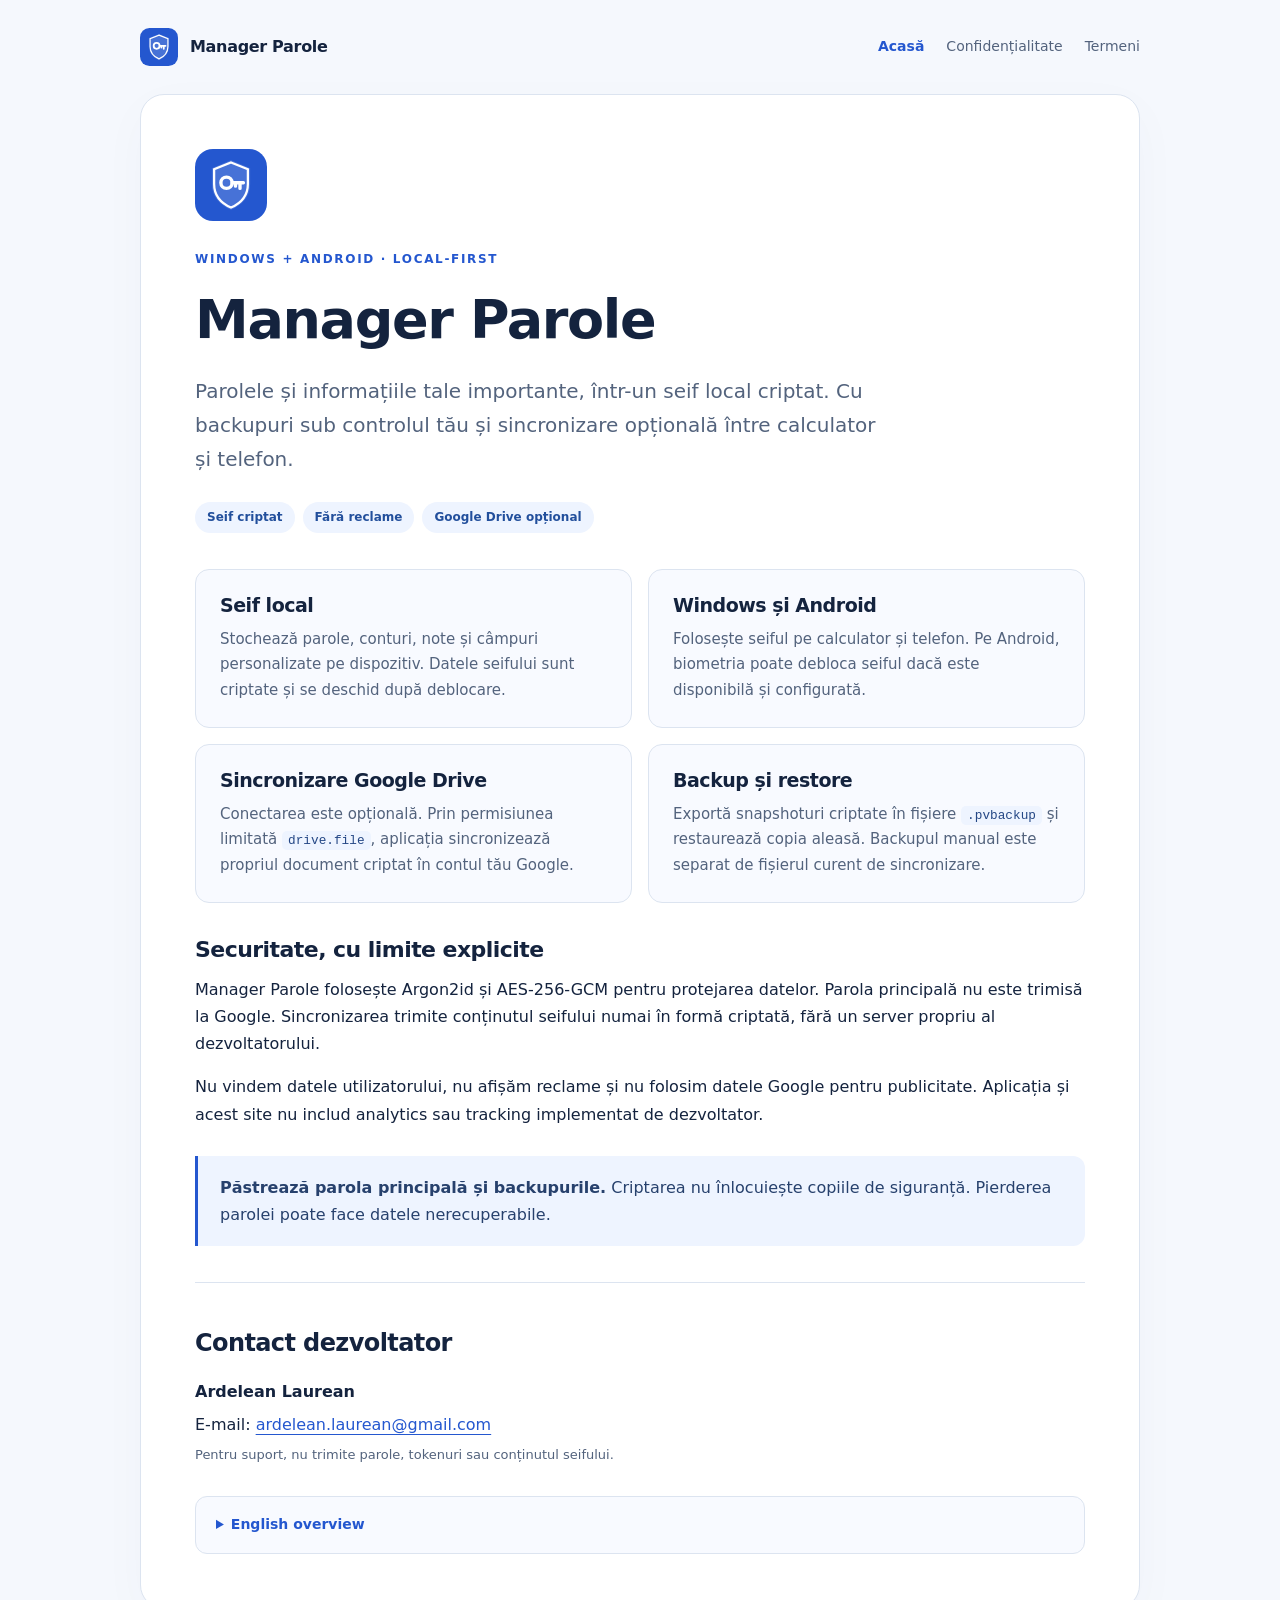
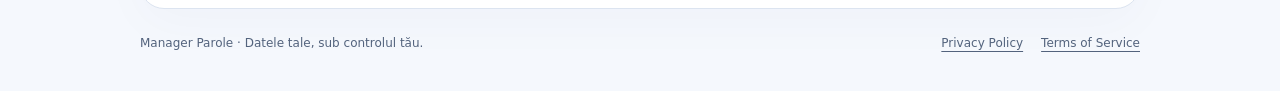
<file: index.html>
<!doctype html>
<html lang="ro">
<head>
  <meta charset="utf-8">
  <meta name="viewport" content="width=device-width, initial-scale=1">
  <meta name="description" content="Manager Parole pentru Windows și Android: seif local criptat, backup și sincronizare opțională cu Google Drive.">
  <meta name="referrer" content="no-referrer">
  <title>Manager Parole</title>
  <link rel="icon" href="favicon.svg" type="image/svg+xml">
  <link rel="stylesheet" href="styles.css">
</head>
<body>
  <a class="skip" href="#continut">Sari la conținut</a>
  <div class="shell">
    <header class="header">
      <a class="brand" href="index.html"><img src="favicon.svg" alt="" width="38" height="38">Manager Parole</a>
      <nav aria-label="Navigare principală"><a href="index.html" aria-current="page">Acasă</a><a href="privacy.html">Confidențialitate</a><a href="terms.html">Termeni</a></nav>
    </header>
    <main id="continut" class="page" tabindex="-1">
      <img class="hero-icon" src="favicon.svg" alt="Scut cu cheie" width="72" height="72">
      <p class="eyebrow">Windows + Android · Local-first</p>
      <h1>Manager Parole</h1>
      <p class="intro">Parolele și informațiile tale importante, într-un seif local criptat. Cu backupuri sub controlul tău și sincronizare opțională între calculator și telefon.</p>
      <div class="badges" aria-label="Caracteristici"><span class="badge">Seif criptat</span><span class="badge">Fără reclame</span><span class="badge">Google Drive opțional</span></div>
      <div class="features">
        <section class="feature"><h2>Seif local</h2><p>Stochează parole, conturi, note și câmpuri personalizate pe dispozitiv. Datele seifului sunt criptate și se deschid după deblocare.</p></section>
        <section class="feature"><h2>Windows și Android</h2><p>Folosește seiful pe calculator și telefon. Pe Android, biometria poate debloca seiful dacă este disponibilă și configurată.</p></section>
        <section class="feature"><h2>Sincronizare Google Drive</h2><p>Conectarea este opțională. Prin permisiunea limitată <code>drive.file</code>, aplicația sincronizează propriul document criptat în contul tău Google.</p></section>
        <section class="feature"><h2>Backup și restore</h2><p>Exportă snapshoturi criptate în fișiere <code>.pvbackup</code> și restaurează copia aleasă. Backupul manual este separat de fișierul curent de sincronizare.</p></section>
      </div>
      <section class="section"><h2>Securitate, cu limite explicite</h2><p>Manager Parole folosește Argon2id și AES-256-GCM pentru protejarea datelor. Parola principală nu este trimisă la Google. Sincronizarea trimite conținutul seifului numai în formă criptată, fără un server propriu al dezvoltatorului.</p><p>Nu vindem datele utilizatorului, nu afișăm reclame și nu folosim datele Google pentru publicitate. Aplicația și acest site nu includ analytics sau tracking implementat de dezvoltator.</p></section>
      <aside class="notice"><p><strong>Păstrează parola principală și backupurile.</strong> Criptarea nu înlocuiește copiile de siguranță. Pierderea parolei poate face datele nerecuperabile.</p></aside>
      <section class="contact" id="contact"><h2>Contact dezvoltator</h2><p><strong>Ardelean Laurean</strong></p><p>E-mail: <a href="mailto:ardelean.laurean@gmail.com">ardelean.laurean@gmail.com</a></p><p class="small">Pentru suport, nu trimite parole, tokenuri sau conținutul seifului.</p></section>
      <details lang="en"><summary>English overview</summary><p>Manager Parole is a local-first password manager for Windows and Android. Vault data is encrypted. Optional Google Drive synchronization uses the limited <code>drive.file</code> scope and stores encrypted vault content only. The master password is not sent to Google. The app has no developer-operated data server, ads or built-in analytics. Encrypted backups remain under the user's control.</p></details>
    </main>
    <footer class="footer"><span>Manager Parole · Datele tale, sub controlul tău.</span><div class="footer-links"><a href="privacy.html">Privacy Policy</a><a href="terms.html">Terms of Service</a></div></footer>
  </div>
</body>
</html>
</file>
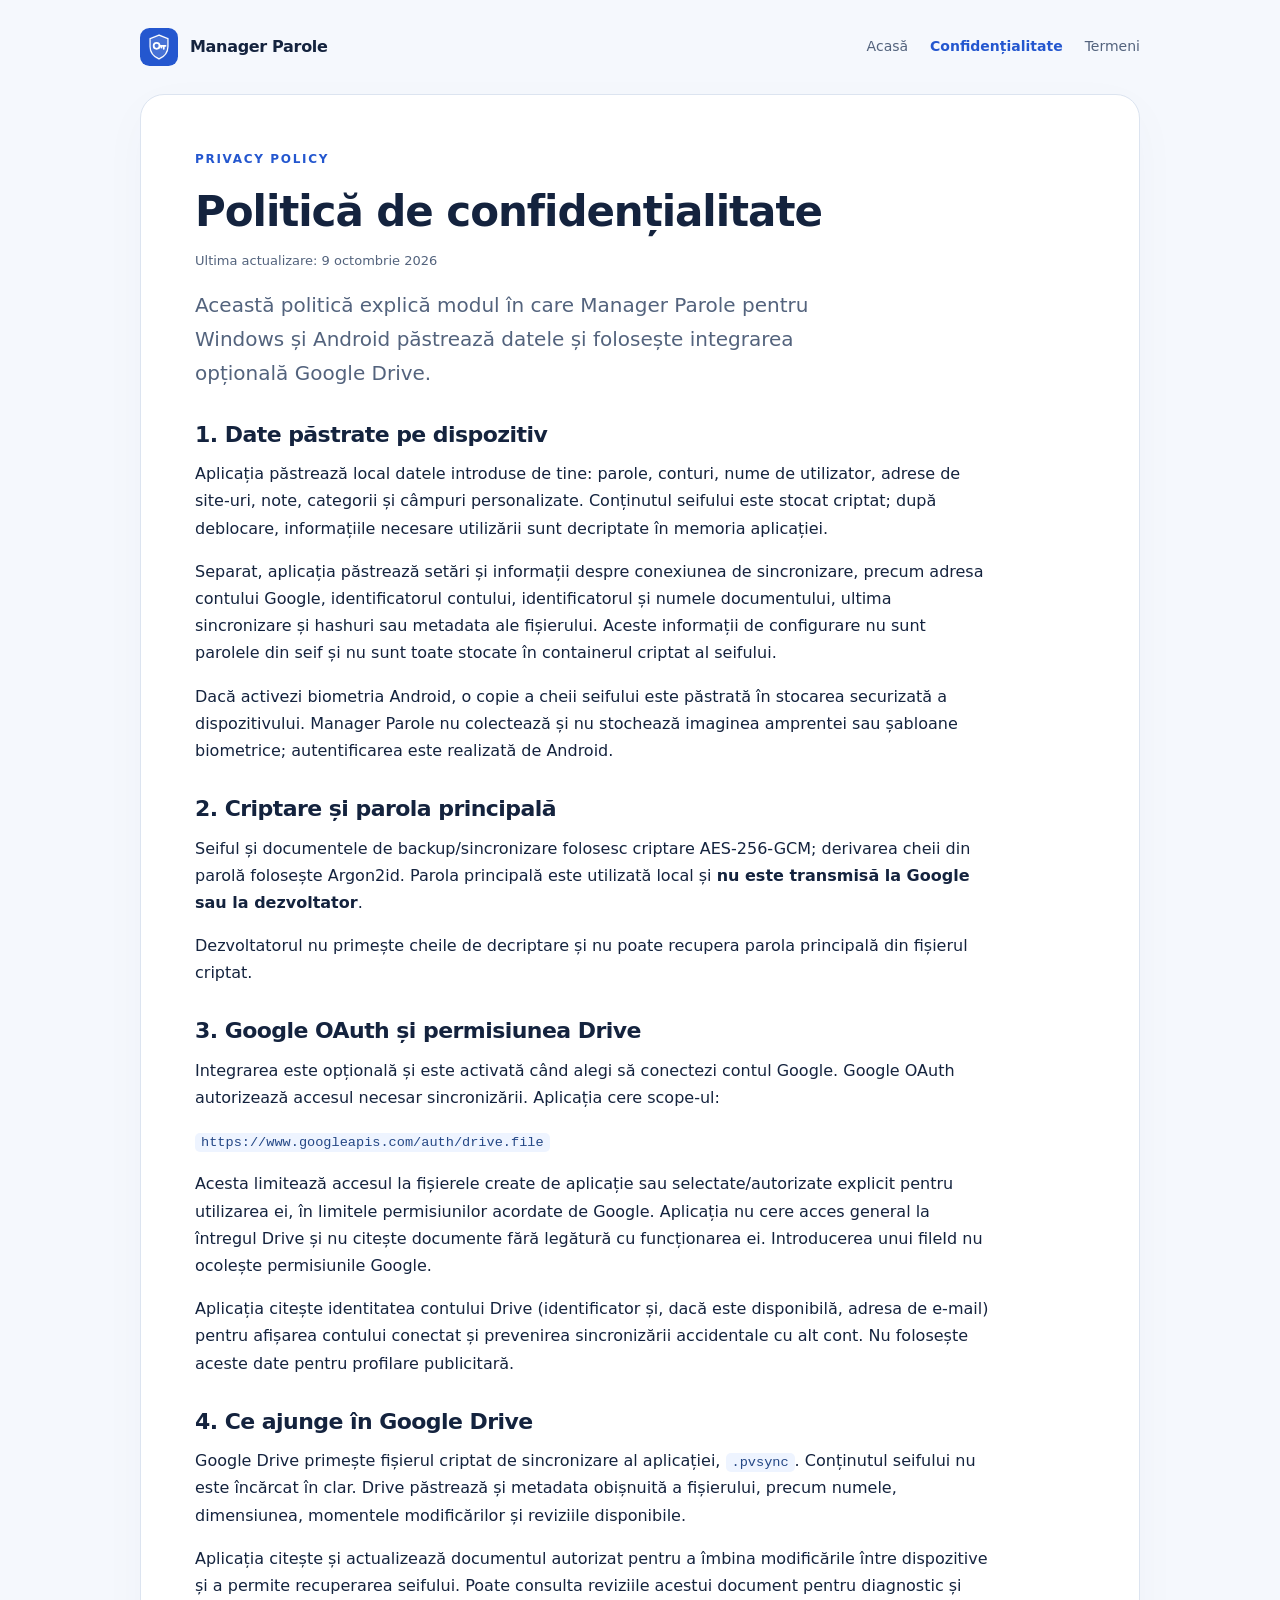
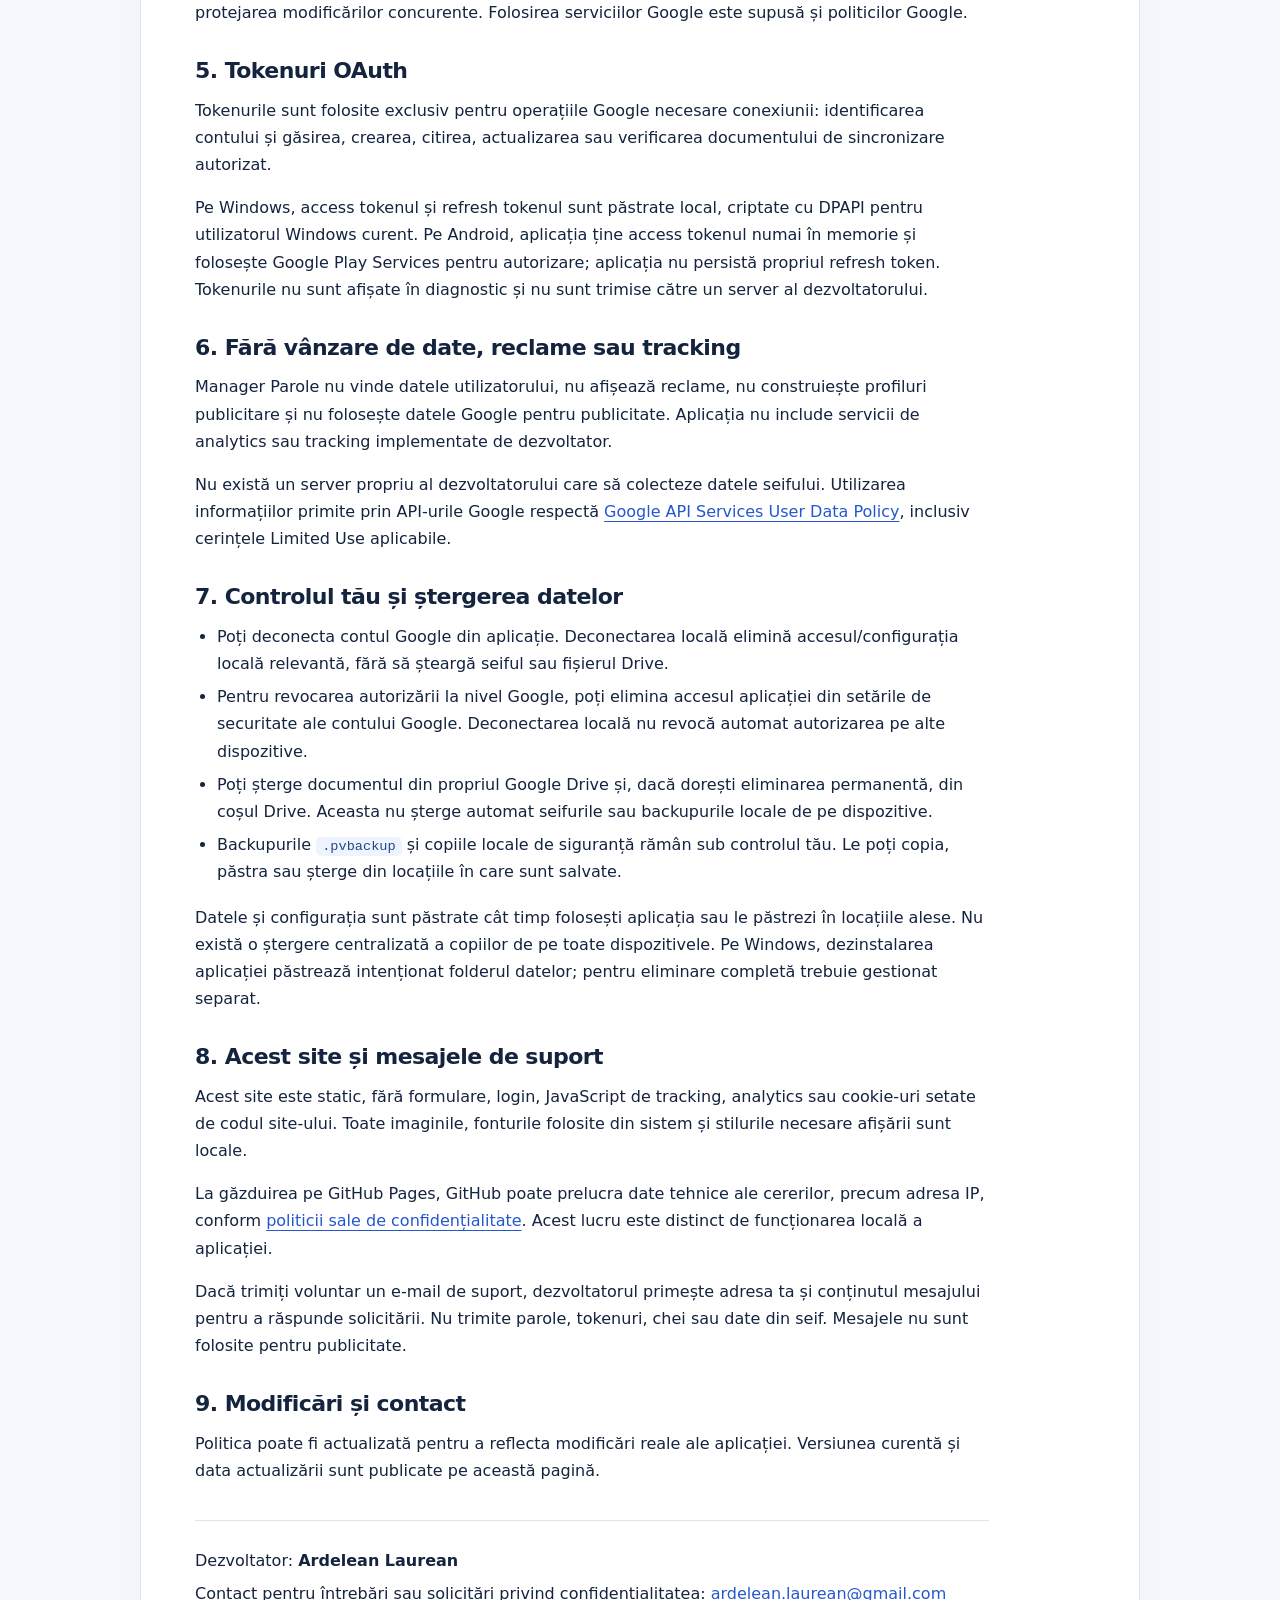
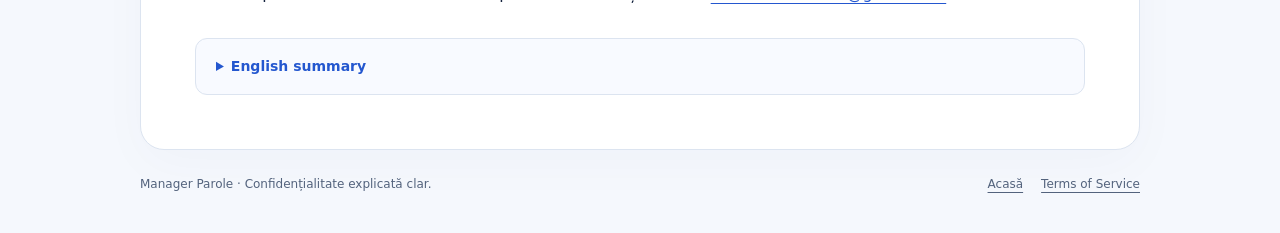
<file: privacy.html>
<!doctype html>
<html lang="ro">
<head>
  <meta charset="utf-8">
  <meta name="viewport" content="width=device-width, initial-scale=1">
  <meta name="description" content="Cum păstrează Manager Parole datele locale și cum folosește Google OAuth și Google Drive pentru sincronizarea criptată.">
  <meta name="referrer" content="no-referrer">
  <title>Politică de confidențialitate — Manager Parole</title>
  <link rel="icon" href="favicon.svg" type="image/svg+xml">
  <link rel="stylesheet" href="styles.css">
</head>
<body>
  <a class="skip" href="#continut">Sari la conținut</a>
  <div class="shell">
    <header class="header"><a class="brand" href="index.html"><img src="favicon.svg" alt="" width="38" height="38">Manager Parole</a><nav aria-label="Navigare principală"><a href="index.html">Acasă</a><a href="privacy.html" aria-current="page">Confidențialitate</a><a href="terms.html">Termeni</a></nav></header>
    <main id="continut" class="page legal" tabindex="-1">
      <p class="eyebrow">Privacy Policy</p><h1>Politică de confidențialitate</h1>
      <p class="updated">Ultima actualizare: <time datetime="2026-10-09">9 octombrie 2026</time></p>
      <p class="intro">Această politică explică modul în care Manager Parole pentru Windows și Android păstrează datele și folosește integrarea opțională Google Drive.</p>
      <section><h2>1. Date păstrate pe dispozitiv</h2><p>Aplicația păstrează local datele introduse de tine: parole, conturi, nume de utilizator, adrese de site-uri, note, categorii și câmpuri personalizate. Conținutul seifului este stocat criptat; după deblocare, informațiile necesare utilizării sunt decriptate în memoria aplicației.</p><p>Separat, aplicația păstrează setări și informații despre conexiunea de sincronizare, precum adresa contului Google, identificatorul contului, identificatorul și numele documentului, ultima sincronizare și hashuri sau metadata ale fișierului. Aceste informații de configurare nu sunt parolele din seif și nu sunt toate stocate în containerul criptat al seifului.</p><p>Dacă activezi biometria Android, o copie a cheii seifului este păstrată în stocarea securizată a dispozitivului. Manager Parole nu colectează și nu stochează imaginea amprentei sau șabloane biometrice; autentificarea este realizată de Android.</p></section>
      <section><h2>2. Criptare și parola principală</h2><p>Seiful și documentele de backup/sincronizare folosesc criptare AES-256-GCM; derivarea cheii din parolă folosește Argon2id. Parola principală este utilizată local și <strong>nu este transmisă la Google sau la dezvoltator</strong>.</p><p>Dezvoltatorul nu primește cheile de decriptare și nu poate recupera parola principală din fișierul criptat.</p></section>
      <section><h2>3. Google OAuth și permisiunea Drive</h2><p>Integrarea este opțională și este activată când alegi să conectezi contul Google. Google OAuth autorizează accesul necesar sincronizării. Aplicația cere scope-ul:</p><p><code>https://www.googleapis.com/auth/drive.file</code></p><p>Acesta limitează accesul la fișierele create de aplicație sau selectate/autorizate explicit pentru utilizarea ei, în limitele permisiunilor acordate de Google. Aplicația nu cere acces general la întregul Drive și nu citește documente fără legătură cu funcționarea ei. Introducerea unui fileId nu ocolește permisiunile Google.</p><p>Aplicația citește identitatea contului Drive (identificator și, dacă este disponibilă, adresa de e-mail) pentru afișarea contului conectat și prevenirea sincronizării accidentale cu alt cont. Nu folosește aceste date pentru profilare publicitară.</p></section>
      <section><h2>4. Ce ajunge în Google Drive</h2><p>Google Drive primește fișierul criptat de sincronizare al aplicației, <code>.pvsync</code>. Conținutul seifului nu este încărcat în clar. Drive păstrează și metadata obișnuită a fișierului, precum numele, dimensiunea, momentele modificărilor și reviziile disponibile.</p><p>Aplicația citește și actualizează documentul autorizat pentru a îmbina modificările între dispozitive și a permite recuperarea seifului. Poate consulta reviziile acestui document pentru diagnostic și protejarea modificărilor concurente. Folosirea serviciilor Google este supusă și politicilor Google.</p></section>
      <section><h2>5. Tokenuri OAuth</h2><p>Tokenurile sunt folosite exclusiv pentru operațiile Google necesare conexiunii: identificarea contului și găsirea, crearea, citirea, actualizarea sau verificarea documentului de sincronizare autorizat.</p><p>Pe Windows, access tokenul și refresh tokenul sunt păstrate local, criptate cu DPAPI pentru utilizatorul Windows curent. Pe Android, aplicația ține access tokenul numai în memorie și folosește Google Play Services pentru autorizare; aplicația nu persistă propriul refresh token. Tokenurile nu sunt afișate în diagnostic și nu sunt trimise către un server al dezvoltatorului.</p></section>
      <section><h2>6. Fără vânzare de date, reclame sau tracking</h2><p>Manager Parole nu vinde datele utilizatorului, nu afișează reclame, nu construiește profiluri publicitare și nu folosește datele Google pentru publicitate. Aplicația nu include servicii de analytics sau tracking implementate de dezvoltator.</p><p>Nu există un server propriu al dezvoltatorului care să colecteze datele seifului. Utilizarea informațiilor primite prin API-urile Google respectă <a href="https://developers.google.com/terms/api-services-user-data-policy">Google API Services User Data Policy</a>, inclusiv cerințele Limited Use aplicabile.</p></section>
      <section><h2>7. Controlul tău și ștergerea datelor</h2><ul><li>Poți deconecta contul Google din aplicație. Deconectarea locală elimină accesul/configurația locală relevantă, fără să șteargă seiful sau fișierul Drive.</li><li>Pentru revocarea autorizării la nivel Google, poți elimina accesul aplicației din setările de securitate ale contului Google. Deconectarea locală nu revocă automat autorizarea pe alte dispozitive.</li><li>Poți șterge documentul din propriul Google Drive și, dacă dorești eliminarea permanentă, din coșul Drive. Aceasta nu șterge automat seifurile sau backupurile locale de pe dispozitive.</li><li>Backupurile <code>.pvbackup</code> și copiile locale de siguranță rămân sub controlul tău. Le poți copia, păstra sau șterge din locațiile în care sunt salvate.</li></ul><p>Datele și configurația sunt păstrate cât timp folosești aplicația sau le păstrezi în locațiile alese. Nu există o ștergere centralizată a copiilor de pe toate dispozitivele. Pe Windows, dezinstalarea aplicației păstrează intenționat folderul datelor; pentru eliminare completă trebuie gestionat separat.</p></section>
      <section><h2>8. Acest site și mesajele de suport</h2><p>Acest site este static, fără formulare, login, JavaScript de tracking, analytics sau cookie-uri setate de codul site-ului. Toate imaginile, fonturile folosite din sistem și stilurile necesare afișării sunt locale.</p><p>La găzduirea pe GitHub Pages, GitHub poate prelucra date tehnice ale cererilor, precum adresa IP, conform <a href="https://docs.github.com/en/site-policy/privacy-policies/github-general-privacy-statement">politicii sale de confidențialitate</a>. Acest lucru este distinct de funcționarea locală a aplicației.</p><p>Dacă trimiți voluntar un e-mail de suport, dezvoltatorul primește adresa ta și conținutul mesajului pentru a răspunde solicitării. Nu trimite parole, tokenuri, chei sau date din seif. Mesajele nu sunt folosite pentru publicitate.</p></section>
      <section><h2>9. Modificări și contact</h2><p>Politica poate fi actualizată pentru a reflecta modificări reale ale aplicației. Versiunea curentă și data actualizării sunt publicate pe această pagină.</p><div class="contact"><p>Dezvoltator: <strong>Ardelean Laurean</strong></p><p>Contact pentru întrebări sau solicitări privind confidențialitatea: <a href="mailto:ardelean.laurean@gmail.com">ardelean.laurean@gmail.com</a></p></div></section>
      <details lang="en"><summary>English summary</summary><p>Vault data is encrypted and stored locally. Optional Google OAuth uses <code>drive.file</code> for app-created or explicitly authorized files only. Google Drive receives encrypted vault content, plus normal file metadata. The master password is never sent to Google or the developer. Windows tokens are protected locally with DPAPI; Android keeps the app's access token in memory and uses Google Play Services. Account and sync metadata are stored locally. We do not sell data, display ads, perform advertising profiling or add analytics/tracking. Local sign-out does not delete Drive files or revoke access on other devices. Users control their backups and can revoke Google access or delete their Drive file. GitHub Pages may process technical request data under GitHub's own privacy policy. This summary does not replace the full Romanian policy.</p></details>
    </main>
    <footer class="footer"><span>Manager Parole · Confidențialitate explicată clar.</span><div class="footer-links"><a href="index.html">Acasă</a><a href="terms.html">Terms of Service</a></div></footer>
  </div>
</body>
</html>
</file>
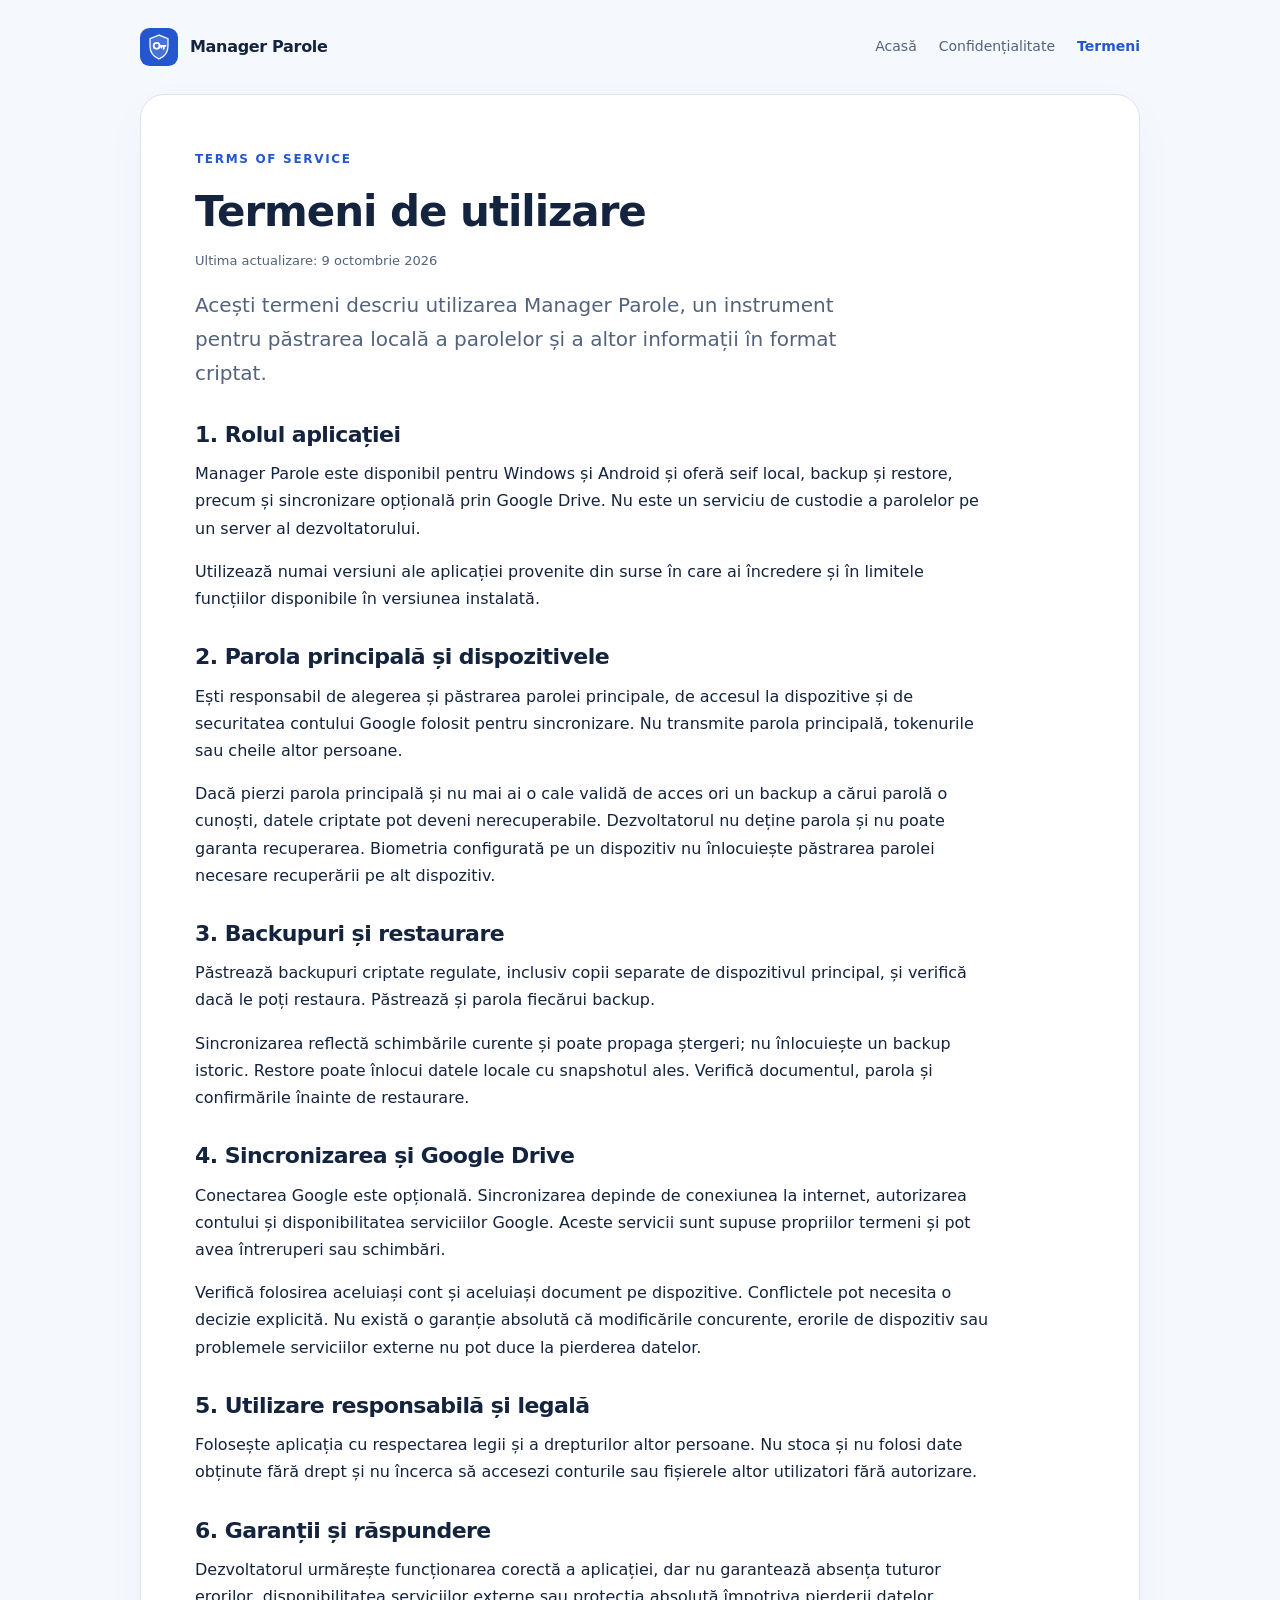
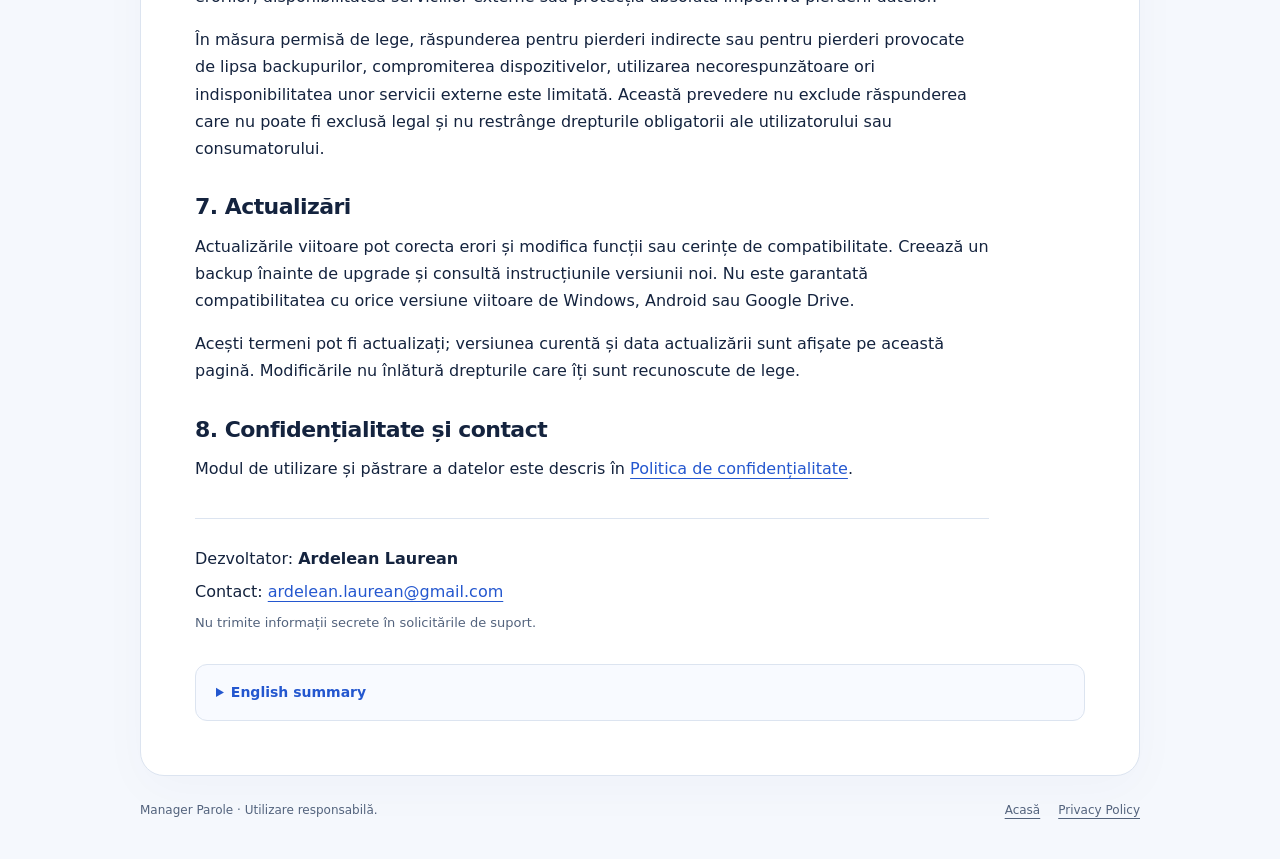
<file: terms.html>
<!doctype html>
<html lang="ro">
<head>
  <meta charset="utf-8">
  <meta name="viewport" content="width=device-width, initial-scale=1">
  <meta name="description" content="Termeni de utilizare Manager Parole: parola principală, backupuri, sincronizare și responsabilități.">
  <meta name="referrer" content="no-referrer">
  <title>Termeni de utilizare — Manager Parole</title>
  <link rel="icon" href="favicon.svg" type="image/svg+xml">
  <link rel="stylesheet" href="styles.css">
</head>
<body>
  <a class="skip" href="#continut">Sari la conținut</a>
  <div class="shell">
    <header class="header"><a class="brand" href="index.html"><img src="favicon.svg" alt="" width="38" height="38">Manager Parole</a><nav aria-label="Navigare principală"><a href="index.html">Acasă</a><a href="privacy.html">Confidențialitate</a><a href="terms.html" aria-current="page">Termeni</a></nav></header>
    <main id="continut" class="page legal" tabindex="-1">
      <p class="eyebrow">Terms of Service</p><h1>Termeni de utilizare</h1>
      <p class="updated">Ultima actualizare: <time datetime="2026-10-09">9 octombrie 2026</time></p>
      <p class="intro">Acești termeni descriu utilizarea Manager Parole, un instrument pentru păstrarea locală a parolelor și a altor informații în format criptat.</p>
      <section><h2>1. Rolul aplicației</h2><p>Manager Parole este disponibil pentru Windows și Android și oferă seif local, backup și restore, precum și sincronizare opțională prin Google Drive. Nu este un serviciu de custodie a parolelor pe un server al dezvoltatorului.</p><p>Utilizează numai versiuni ale aplicației provenite din surse în care ai încredere și în limitele funcțiilor disponibile în versiunea instalată.</p></section>
      <section><h2>2. Parola principală și dispozitivele</h2><p>Ești responsabil de alegerea și păstrarea parolei principale, de accesul la dispozitive și de securitatea contului Google folosit pentru sincronizare. Nu transmite parola principală, tokenurile sau cheile altor persoane.</p><p>Dacă pierzi parola principală și nu mai ai o cale validă de acces ori un backup a cărui parolă o cunoști, datele criptate pot deveni nerecuperabile. Dezvoltatorul nu deține parola și nu poate garanta recuperarea. Biometria configurată pe un dispozitiv nu înlocuiește păstrarea parolei necesare recuperării pe alt dispozitiv.</p></section>
      <section><h2>3. Backupuri și restaurare</h2><p>Păstrează backupuri criptate regulate, inclusiv copii separate de dispozitivul principal, și verifică dacă le poți restaura. Păstrează și parola fiecărui backup.</p><p>Sincronizarea reflectă schimbările curente și poate propaga ștergeri; nu înlocuiește un backup istoric. Restore poate înlocui datele locale cu snapshotul ales. Verifică documentul, parola și confirmările înainte de restaurare.</p></section>
      <section><h2>4. Sincronizarea și Google Drive</h2><p>Conectarea Google este opțională. Sincronizarea depinde de conexiunea la internet, autorizarea contului și disponibilitatea serviciilor Google. Aceste servicii sunt supuse propriilor termeni și pot avea întreruperi sau schimbări.</p><p>Verifică folosirea aceluiași cont și aceluiași document pe dispozitive. Conflictele pot necesita o decizie explicită. Nu există o garanție absolută că modificările concurente, erorile de dispozitiv sau problemele serviciilor externe nu pot duce la pierderea datelor.</p></section>
      <section><h2>5. Utilizare responsabilă și legală</h2><p>Folosește aplicația cu respectarea legii și a drepturilor altor persoane. Nu stoca și nu folosi date obținute fără drept și nu încerca să accesezi conturile sau fișierele altor utilizatori fără autorizare.</p></section>
      <section><h2>6. Garanții și răspundere</h2><p>Dezvoltatorul urmărește funcționarea corectă a aplicației, dar nu garantează absența tuturor erorilor, disponibilitatea serviciilor externe sau protecția absolută împotriva pierderii datelor.</p><p>În măsura permisă de lege, răspunderea pentru pierderi indirecte sau pentru pierderi provocate de lipsa backupurilor, compromiterea dispozitivelor, utilizarea necorespunzătoare ori indisponibilitatea unor servicii externe este limitată. Această prevedere nu exclude răspunderea care nu poate fi exclusă legal și nu restrânge drepturile obligatorii ale utilizatorului sau consumatorului.</p></section>
      <section><h2>7. Actualizări</h2><p>Actualizările viitoare pot corecta erori și modifica funcții sau cerințe de compatibilitate. Creează un backup înainte de upgrade și consultă instrucțiunile versiunii noi. Nu este garantată compatibilitatea cu orice versiune viitoare de Windows, Android sau Google Drive.</p><p>Acești termeni pot fi actualizați; versiunea curentă și data actualizării sunt afișate pe această pagină. Modificările nu înlătură drepturile care îți sunt recunoscute de lege.</p></section>
      <section><h2>8. Confidențialitate și contact</h2><p>Modul de utilizare și păstrare a datelor este descris în <a href="privacy.html">Politica de confidențialitate</a>.</p><div class="contact"><p>Dezvoltator: <strong>Ardelean Laurean</strong></p><p>Contact: <a href="mailto:ardelean.laurean@gmail.com">ardelean.laurean@gmail.com</a></p><p class="small">Nu trimite informații secrete în solicitările de suport.</p></div></section>
      <details lang="en"><summary>English summary</summary><p>Manager Parole is a tool for encrypted local password storage, optional Google Drive synchronization and encrypted backups. Users are responsible for protecting their master password, devices and backups. A lost master password may make encrypted data unrecoverable. Synchronization depends on Google services and does not replace backups. There is no absolute guarantee against errors or data loss. Use must comply with applicable law. Liability limitations apply only where legally permitted and do not remove mandatory consumer rights. Future updates may change features or compatibility. This summary does not replace the full Romanian terms.</p></details>
    </main>
    <footer class="footer"><span>Manager Parole · Utilizare responsabilă.</span><div class="footer-links"><a href="index.html">Acasă</a><a href="privacy.html">Privacy Policy</a></div></footer>
  </div>
</body>
</html>
</file>
<file: styles.css>
:root{color-scheme:light;--blue:#2457cf;--ink:#14233e;--muted:#53637d;--line:#dce4f0;--soft:#eef4ff;--paper:#fff;--bg:#f5f8fd}
*{box-sizing:border-box}
html{scroll-behavior:smooth}
body{margin:0;background:var(--bg);color:var(--ink);font:16px/1.7 system-ui,-apple-system,BlinkMacSystemFont,"Segoe UI",sans-serif}
a{color:var(--blue);text-underline-offset:4px;overflow-wrap:anywhere}
a:hover{text-decoration-thickness:2px}
a:focus-visible,summary:focus-visible{outline:3px solid var(--blue);outline-offset:5px;border-radius:3px}
.skip{position:absolute;top:8px;left:12px;transform:translateY(-150%);background:white;padding:8px 16px;z-index:2}
.skip:focus{transform:none}
.shell{width:min(100% - 40px,1000px);margin:auto}
.header{display:flex;justify-content:space-between;align-items:center;gap:24px;padding:28px 0}
.brand{display:inline-flex;align-items:center;gap:12px;color:var(--ink);font-weight:750;letter-spacing:-.02em;text-decoration:none;white-space:nowrap}
.brand img{width:38px;height:38px}
nav{display:flex;flex-wrap:wrap;gap:8px 22px;font-size:14px}
nav a{color:var(--muted);text-decoration:none}
nav a[aria-current="page"]{color:var(--blue);font-weight:700}
.page{background:var(--paper);border:1px solid var(--line);border-radius:24px;padding:clamp(24px,5vw,54px);box-shadow:0 14px 50px #16356607}
.eyebrow{color:var(--blue);font-size:12px;letter-spacing:.14em;font-weight:750;text-transform:uppercase;margin:0 0 18px}
.hero-icon{width:72px;height:72px;margin-bottom:20px}
h1,h2,h3{line-height:1.2;letter-spacing:-.025em}
h1{font-size:clamp(32px,5.6vw,54px);margin:0 0 22px}
.legal h1{font-size:clamp(30px,4.5vw,42px)}
.intro{font-size:clamp(17px,2vw,20px);color:var(--muted);max-width:690px;margin:0 0 26px}
.badges{display:flex;flex-wrap:wrap;gap:8px;margin:0 0 36px}
.badge{font-size:12px;font-weight:650;color:#224f9c;background:var(--soft);border-radius:100px;padding:5px 12px}
.features{display:grid;grid-template-columns:1fr 1fr;gap:16px;margin:32px 0}
.feature{padding:24px;background:#f8faff;border:1px solid var(--line);border-radius:14px}
.feature h2{font-size:19px;margin:0 0 10px}
.feature p{margin:0;color:var(--muted);font-size:15px}
.section{margin-top:34px}
.section h2,.legal h2{font-size:22px;margin:0 0 12px}
.legal section{margin-top:32px;max-width:78ch}
p{margin:0 0 16px}
ul{padding-left:22px;margin:12px 0 18px}
li{margin:6px 0}
code{background:var(--soft);color:#244785;padding:2px 6px;border-radius:5px;font-size:.85em;overflow-wrap:anywhere}
.notice{border-left:3px solid var(--blue);background:var(--soft);padding:18px 22px;border-radius:0 12px 12px 0;margin:28px 0;color:#27416d}
.notice p:last-child{margin-bottom:0}
.contact{border-top:1px solid var(--line);padding-top:26px;margin-top:36px}
.contact p{margin-bottom:6px}
.small,.updated{font-size:13px;color:var(--muted)}
.updated{margin-top:-10px}
details{margin-top:30px;background:#f8faff;border:1px solid var(--line);border-radius:12px;padding:16px 20px}
summary{cursor:pointer;font-weight:650;font-size:14px;color:var(--blue)}
details p{margin:14px 0 0;font-size:14px;color:var(--muted)}
.footer{display:flex;justify-content:space-between;gap:14px;flex-wrap:wrap;font-size:12px;color:var(--muted);padding:24px 0 38px}
.footer-links{display:flex;gap:18px;flex-wrap:wrap}
.footer a{color:var(--muted)}
@media(max-width:640px){.shell{width:calc(100% - 28px)}.header{align-items:flex-start;flex-direction:column;gap:16px;padding:22px 0}.features{grid-template-columns:1fr}.page{border-radius:18px}.hero-icon{width:60px;height:60px}nav{gap:8px 18px}.feature{padding:20px}.footer{flex-direction:column}}
@media(prefers-reduced-motion:reduce){html{scroll-behavior:auto}}
@media print{body{background:white}.page{box-shadow:none;border:0;padding:0}.header,.footer,.skip,details{display:none}a{color:inherit}.shell{width:100%}.features{display:block}.feature{break-inside:avoid;margin-bottom:12px}}
</file>
